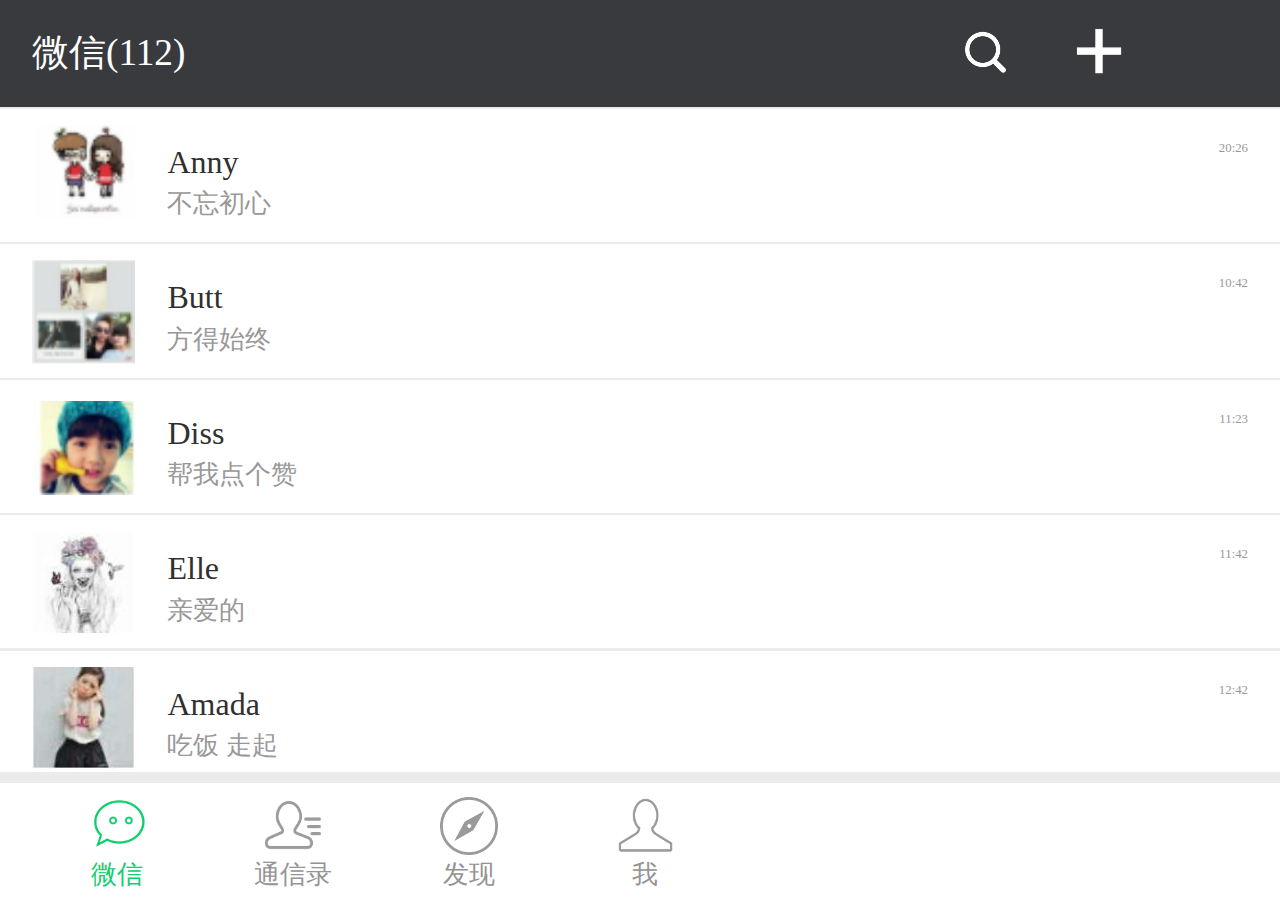
<file: index.html>
<!DOCTYPE HTML PUBLIC "-//W3C//DTD HTML 4.01//EN" "http://www.w3.org/TR/html4/strict.dtd">
<html lang="en" ng-app="weixin">
<head>
	<meta name="viewport" content="width=device-width, initial-scale=1.0">
	<meta http-equiv="Content-Type" content="text/html;charset=UTF-8">
	<title>weixin</title>
	<link rel="stylesheet" href="./css/index.css">
	<script src="./js/angular.js"></script>
	<script src="./js/jquery.js"></script>
	<script src="./js/angular-animate.js"></script>
	<script src="./js/angular-touch.js"></script>
	<script src="./js/angular-route.js"></script>
	<script src="./js/index.js"></script>
</head>
<body ng-controller="indexCtrl">
	<uq-title></uq-title>
	<div id="content">
		<ng-view></ng-view>	
	</div>
    <uq-footer></uq-footer>
</body>
</html>
</file>
<file: css/index.css>
@charset "UTF-8";
body, ul, li, a {
  margin: 0;
  padding: 0;
}

body {
  font-family: '微软雅黑';
  background: #EBEBEB;
}

ul, li {
  list-style: none;
}

a {
  text-decoration: none;
}

html {
  font-size: 100px;
}

@media screen and (min-width: 320px) {
  html {
    font-size: 44.44444px;
  }
}

@media screen and (min-width: 360px) {
  html {
    font-size: 50px;
  }
}

@media screen and (min-width: 375px) {
  html {
    font-size: 52.08333px;
  }
}

@media screen and (min-width: 384px) {
  html {
    font-size: 53.33333px;
  }
}

@media screen and (min-width: 414px) {
  html {
    font-size: 57.5px;
  }
}

@media screen and (min-width: 435px) {
  html {
    font-size: 60.41667px;
  }
}

@media screen and (min-width: 460px) {
  html {
    font-size: 63.88889px;
  }
}

@media screen and (min-width: 640px) {
  html {
    font-size: 88.88889px;
  }
}

@media screen and (min-width: 768px) {
  html {
    font-size: 106.66667px;
  }
}

@media screen and (min-width: 1600px) {
  html {
    font-size: 222.22222px;
  }
}

.toubu {
  width: 100%;
  height: 1.5rem;
}
.header {
  position: fixed;
  left: 0;
  top: 0;
  width: 100%;
  height: 1rem;
  background: #393A3E;
  z-index: 99999;
}

.header .weixin {
  float: left;
  margin-left: 0.3rem;
  height: 100%;
  line-height: 1rem;
  font-size: 0.35rem;
  color: #fff;
}

.header .icons {
  width: 25%;
  height: 100%;
  float: right;
}

.header .icon-search {
  margin-top: 0.25rem;
  width: 0.48rem;
  height: 0.48rem;
  float: left;
  background: url(../image/search.png) center center no-repeat;
  background-size: 100%;
  margin-right: 0.6rem;
}

.header .icon-add {
  margin-top: 0.25rem;
  width: 0.45rem;
  height: 0.45rem;
  float: left;
  background: url(../image/add.png) center center no-repeat;
  background-size: 100%;
}

.four-box {
  position: relative;
  top: 0;
  left: 0;
  width: 100%;
  height: auto;
}

.four {
  position: absolute;
  left: 0;
  top: 0;
  width: 100%;
  height: auto;
  background: #EBEBEB;
}

/*通讯录*/
.tj {
  width: 100%;
  height: 0.35rem;
  font-size: 0.23rem;
  line-height: 0.35rem;
  color: #828282;
}

.tj span {
  margin-left: 0.2rem;
}

.tx {
  width: 100%;
  height: 1.05rem;
  background: #fff;
}

.tx-center {
  width: 90%;
  height: 100%;
  margin-left: 0.25rem;
  border-bottom: 1px solid #D7D7D7;
}

.tx-touxiang {
  float: left;
  width: 0.75rem;
  height: 0.75rem;
  background-size: 100%;
  margin-top: 0.15rem;
}

.tuij {
  background: url(../image/tj.png) center center;
}

.tx-name {
  float: left;
  margin-left: 0.25rem;
  width: 60%;
  height: 100%;
  line-height: 1.05rem;
  font-size: 0.32rem;
  color: #555;
}

.ql {
  background: url(../image/ql.png) center center;
}

.bq {
  background: url(../image/bq.png) center center;
}

.gzh {
  background: url(../image/gzh.png) center center;
}

.zimu {
  width: 100%;
  height: 0.45rem;
  font-size: 0.2rem;
  line-height: 0.45rem;
  color: #555;
}

.zimu span {
  margin-left: 0.2rem;
}

.zimu-list {
  position: fixed;
  right: 0.2rem;
  top: 1.8rem;
}

.zimu-list li {
  text-align: center;
  font-size: 0.17rem;
  padding: 0.04rem;
}

/*微信*/
#weixin a {
  position: absolute;
  left: 0;
  top: 0;
  display: block;
  width: 6rem;
  height: 100%;
  z-index: 999;
}

.xiaoxi {
  position: relative;
  width: 100%;
  height: 1.25rem;
  background: #fff;
  margin-top: 0.02rem;
}

.touxiang {
  float: left;
  margin-top: 0.15rem;
  margin-left: 0.3rem;
  width: 0.97rem;
  height: 0.97rem;
  background-size: 100%;
}

.touxiang1 {
  background: url(../image/tx-01.png) center center no-repeat;
  background-size: 100%;
}

.touxiang2 {
  background: url(../image/tx-02.png) center center no-repeat;
  background-size: 100%;
}

.touxiang3 {
  background: url(../image/tx-03.png) center center no-repeat;
  background-size: 100%;
}

.touxiang4 {
  background: url(../image/tx-04.png) center center no-repeat;
  background-size: 100%;
}

.touxiang5 {
  background: url(../image/tx-05.png) center center no-repeat;
  background-size: 100%;
}

.touxiang6 {
  background: url(../image/tx-06.png) center center no-repeat;
  background-size: 100%;
}

.touxiang7 {
  background: url(../image/tx-07.png) center center no-repeat;
  background-size: 100%;
}

.touxiang8 {
  background: url(../image/tx-08.png) center center no-repeat;
  background-size: 100%;
}

.touxiang9 {
  background: url(../image/tx-09.png) center center no-repeat;
  background-size: 100%;
}

.touxiang10 {
  background: url(../image/tx-010.png) center center no-repeat;
  background-size: 100%;
}

.ziji {
  background: url(../image/touxiang.png) center center no-repeat;
  background-size: 100%;
}

.message {
  float: left;
  margin-top: 0.08rem;
  margin-left: 0.3rem;
  width: 40%;
  height: 1.00rem;
}

.name {
  margin-top: 0.15rem;
  width: 100%;
  display: block;
  font-size: 0.3rem;
  color: #303030;
}

.neirong {
  margin-top: 0.05rem;
  width: 100%;
  display: block;
  font-size: 0.24rem;
  color: #989898;
}

.time {
  float: right;
  font-size: 0.12rem;
  color: #989898;
  margin-right: 0.3rem;
  margin-top: 0.3rem;
}

.xiao:nth-child(1) {
  margin-top: 0;
}

.bao {
  position: absolute;
  left: 0;
  top: 0;
  width: 100%;
  height: auto;
  z-index: 99;
  background: #fff;
  transition: all .3s ease;
}

.xiaoxi.show-delete .bao {
  transform: translateX(-1rem);
}

.delete {
  position: absolute;
  right: 0.2rem;
  bottom: 0.15rem;
  width: 0.7rem;
  height: 0.4rem;
  border-radius: 0.12rem;
  background: #CF4934;
  font-size: 0.12rem;
  color: #fff;
  text-align: center;
  line-height: 0.4rem;
  z-index: 9;
}

/*发现*/
.gn {
  margin-top: 0.35rem;
  width: 100%;
  height: 0.98rem;
  background: #fff;
}

.gn::after {
  content: '';
  display: block;
  clear: both;
}

.gn1 {
  margin-top: 0;
}

.gn-center {
  width: 90%;
  height: 100%;
  margin-left: 0.3rem;
  border-top: 1px solid #EBEBEB;
}

.float {
  float: left;
}

.pyq-icon, .sys-icon, .yyy-icon, .fjdr-icon, .plp-icon, .gw-icon, .yx-icon, .xc-icon, .sc-icon, .qb-icon, .kb-icon, .bq-icon, .sz-icon {
  width: 0.45rem;
  height: 0.45rem;
  margin: 0.25rem 0.4rem 0 0.1rem;
}

.pyq-icon {
  background: url(../image/pyq.png) no-repeat;
  background-size: 100%;
}

.sys-icon {
  background: url(../image/sys.png) no-repeat;
  background-size: 100%;
}

.yyy-icon {
  background: url(../image/yyy.png) no-repeat;
  background-size: 100%;
}

.fjdr-icon {
  background: url(../image/fjdr.png) no-repeat;
  background-size: 100%;
}

.plp-icon {
  background: url(../image/plp.png) no-repeat;
  background-size: 100%;
}

.gw-icon {
  background: url(../image/gw.png) no-repeat;
  background-size: 100%;
}

.yx-icon {
  background: url(../image/yx.png) no-repeat;
  background-size: 100%;
}

.icon-font {
  font-size: 0.3rem;
  color: #313131;
  margin: 0.3rem 0 0 0;
}

/*我*/
.myself {
  width: 100%;
  height: 1.62rem;
  background: #fff;
  margin-top: 0.35rem;
}

.touxiang_me {
  float: left;
  margin-top: 0.15rem;
  margin-left: 0.3rem;
  width: 1.30rem;
  height: 1.30rem;
  background: url(../image/touxiang.png) center center no-repeat;
  background-size: 100%;
}

.jieshao {
  float: left;
  margin-top: 0.15rem;
  margin-left: 0.3rem;
  width: 40%;
  height: 1.30rem;
}

.name {
  margin-top: 0.25rem;
  width: 100%;
  display: block;
  font-size: 0.3rem;
  color: #303030;
}

.num {
  margin-top: 0.1rem;
  width: 100%;
  display: block;
  font-size: 0.3rem;
  color: #989898;
}

.ewm {
  float: right;
  margin-right: 0.5rem;
  margin-top: 0.6rem;
  width: 0.38rem;
  height: 0.38rem;
  background: url(../image/ewm.png) center center no-repeat;
  background-size: 100%;
}

.gn_me {
  margin-top: 0.4rem;
  width: 100%;
  height: 0.98rem;
  background: #fff;
}

.gn_me::after {
  content: '';
  display: block;
  clear: both;
}

.gn_me.gn1 {
  margin: 0;
}

.xc-icon {
  background: url(../image/xc.png) no-repeat;
  background-size: 100%;
}

.sc-icon {
  background: url(../image/sc.png) no-repeat;
  background-size: 100%;
}

.qb-icon {
  background: url(../image/qb.png) no-repeat;
  background-size: 100%;
}

.kb-icon {
  background: url(../image/kb.png) no-repeat;
  background-size: 100%;
}

.bq-icon {
  background: url(../image/bq1.png) no-repeat;
  background-size: 100%;
}

.sz-icon {
  background: url(../image/sz.png) no-repeat;
  background-size: 100%;
}

.footer {
  position: fixed;
  left: 0;
  bottom: 0;
  width: 100%;
  height: 1.10rem;
  background: #fff;
  border-top: 1px solid #EBEBEB;
  z-index: 9999;
}

.footer a {
  display: block;
}

.type {
  float: left;
  width: 1.10rem;
  height: 1.10rem;
  margin-left: 0.55rem;
}

.type span {
  display: block;
  width: 100%;
  height: 100%;
  text-align: center;
  font-size: 0.24rem;
  color: #949494;
}

.wx-img, .txl-img, .fx-img, .me-img {
  width: 0.6rem;
  height: 0.6rem;
  margin: auto;
  margin-top: 0.1rem;
}

.wx-img {
  background: url(../image/wx.png) center center no-repeat;
  background-size: 100%;
}

.txl-img {
  background: url(../image/txl.png) center center no-repeat;
  background-size: 100%;
}

.fx-img {
  background: url(../image/fx.png) center center no-repeat;
  background-size: 90%;
}

.me-img {
  background: url(../image/me.png) center center no-repeat;
  background-size: 95%;
}

.wx.active span {
  color: #13CD6F;
}

.wx.active .wx-img {
  background: url(../image/wx_active.png) center center no-repeat;
  background-size: 100%;
}

.txl.active span {
  color: #13CD6F;
}

.txl.active .txl-img {
  background: url(../image/txl_active.png) center center no-repeat;
  background-size: 100%;
}

.fx.active span {
  color: #13CD6F;
}

.fx.active .fx-img {
  background: url(../image/fx_active.png) center center no-repeat;
  background-size: 90%;
}

.me.active span {
  color: #13CD6F;
}

.me.active .me-img {
  background: url(../image/me_active.png) center center no-repeat;
  background-size: 95%;
}

.add_hide {
  width: 4rem;
  height: auto;
  background: #18191D;
  position: absolute;
  top: 1.5rem;
  right: 0.25rem;
  z-index: 9999;
  box-shadow: 0px 1px 4px 3px rgba(0, 0, 0, 0.3);
}

.add_hide_list {
  width: 100%;
  height: 0.95rem;
  margin-top: 1px;
  background: #393A3E;
}

.add_hide_img {
  float: left;
  width: 1.13rem;
  height: 100%;
}

.add_hide_font {
  float: left;
  font-size: 0.33rem;
  color: #fff;
  line-height: 0.95rem;
}

.fqql {
  background: url(../image/fqql.png);
  background-size: 100%;
}

.tjpy {
  background: url(../image/tjpy.png);
  background-size: 100%;
}

.sys_hide {
  background: url(../image/sys_hide.png);
  background-size: 100%;
}

.sfk {
  background: url(../image/sfk.png);
  background-size: 100%;
}

.bz {
  background: url(../image/bz.png);
  background-size: 100%;
}

.xiaoxi.ng-leave {
  transition: all .6s ease;
}

.xiaoxi.ng-leave-active {
  opacity: 0;
  transform: translateX(-100%);
}

#liaotian .content {
  width: 100%;
  height: 1.10rem;
  position: relative;
  left: 0;
  top: 0;
}

#liaotian .content p {
  position: absolute;
  left: 1.3rem;
  top: 0;
  margin: 0;
  padding: 0;
  width: 4.5rem;
  height: 100%;
  line-height: 1.10rem;
  font-size: 0.3rem;
  color: #000;
}

#liaotian .content.me p {
  position: absolute;
  left: 1.4rem;
  top: 0;
  text-align: right;
}

.content-img-left {
  position: absolute;
  left: 0.3rem;
  top: 0.15rem;
  width: 0.8rem;
  height: 0.8rem;
}

.content-img-right {
  position: absolute;
  right: 0.3rem;
  top: 0.15rem;
  width: 0.8rem;
  height: 0.8rem;
}

#content {
  position: absolute;
  top: 1rem;
  bottom: 1.2rem;
  left: 0;
  right: 0;
  margin: auto;
  overflow: auto;
}
</file>
